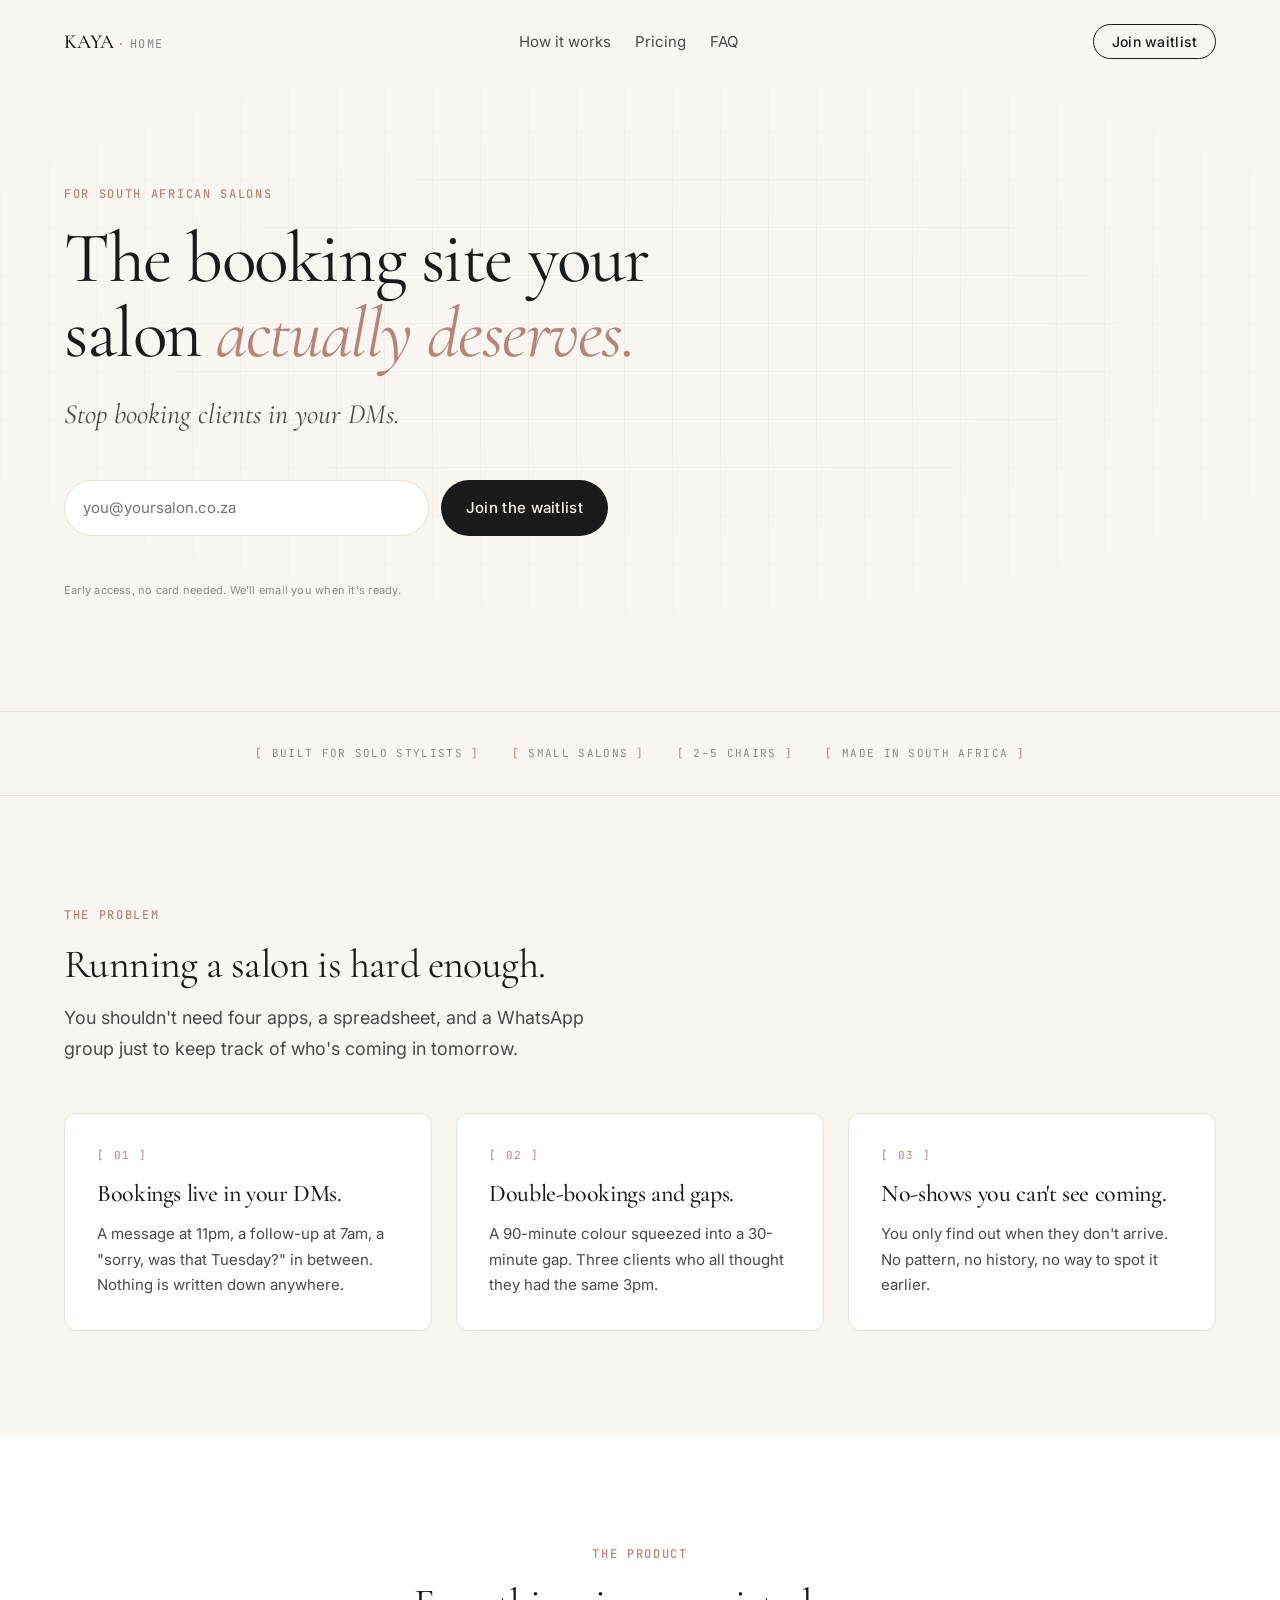
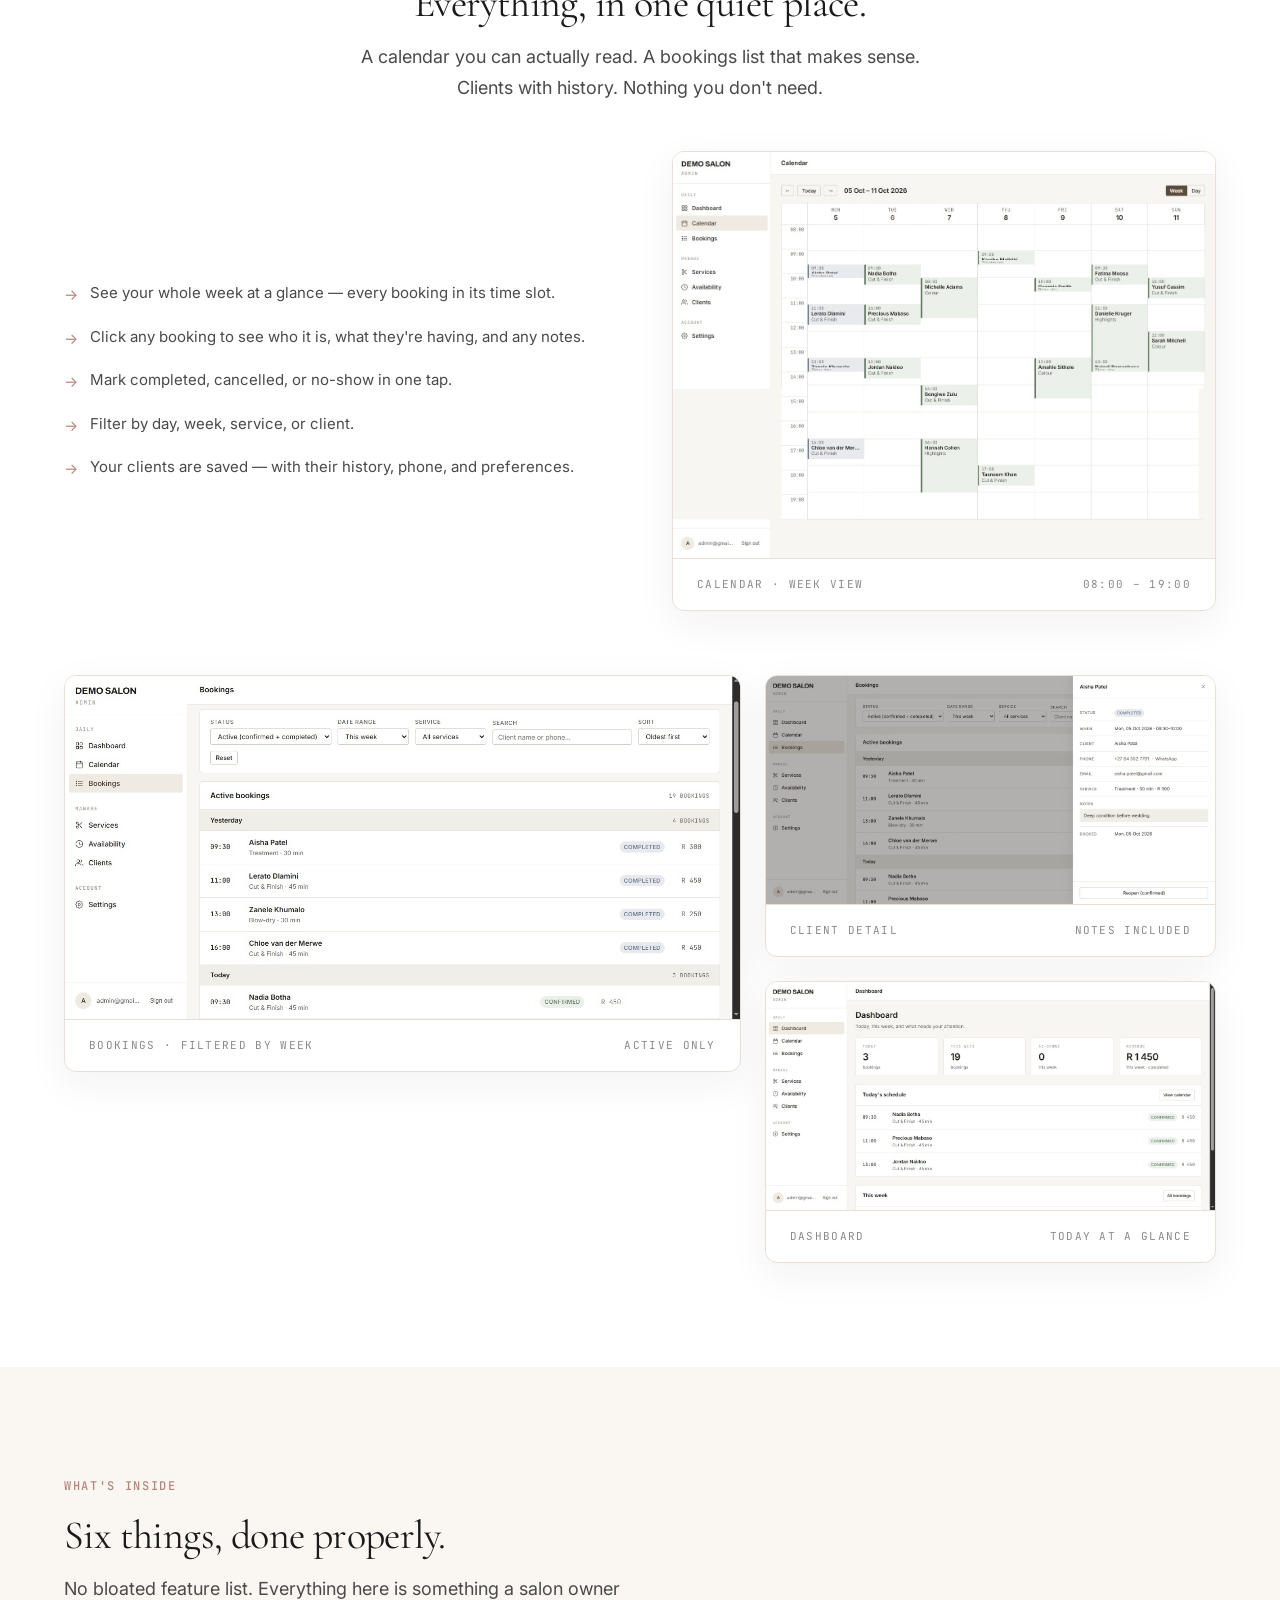
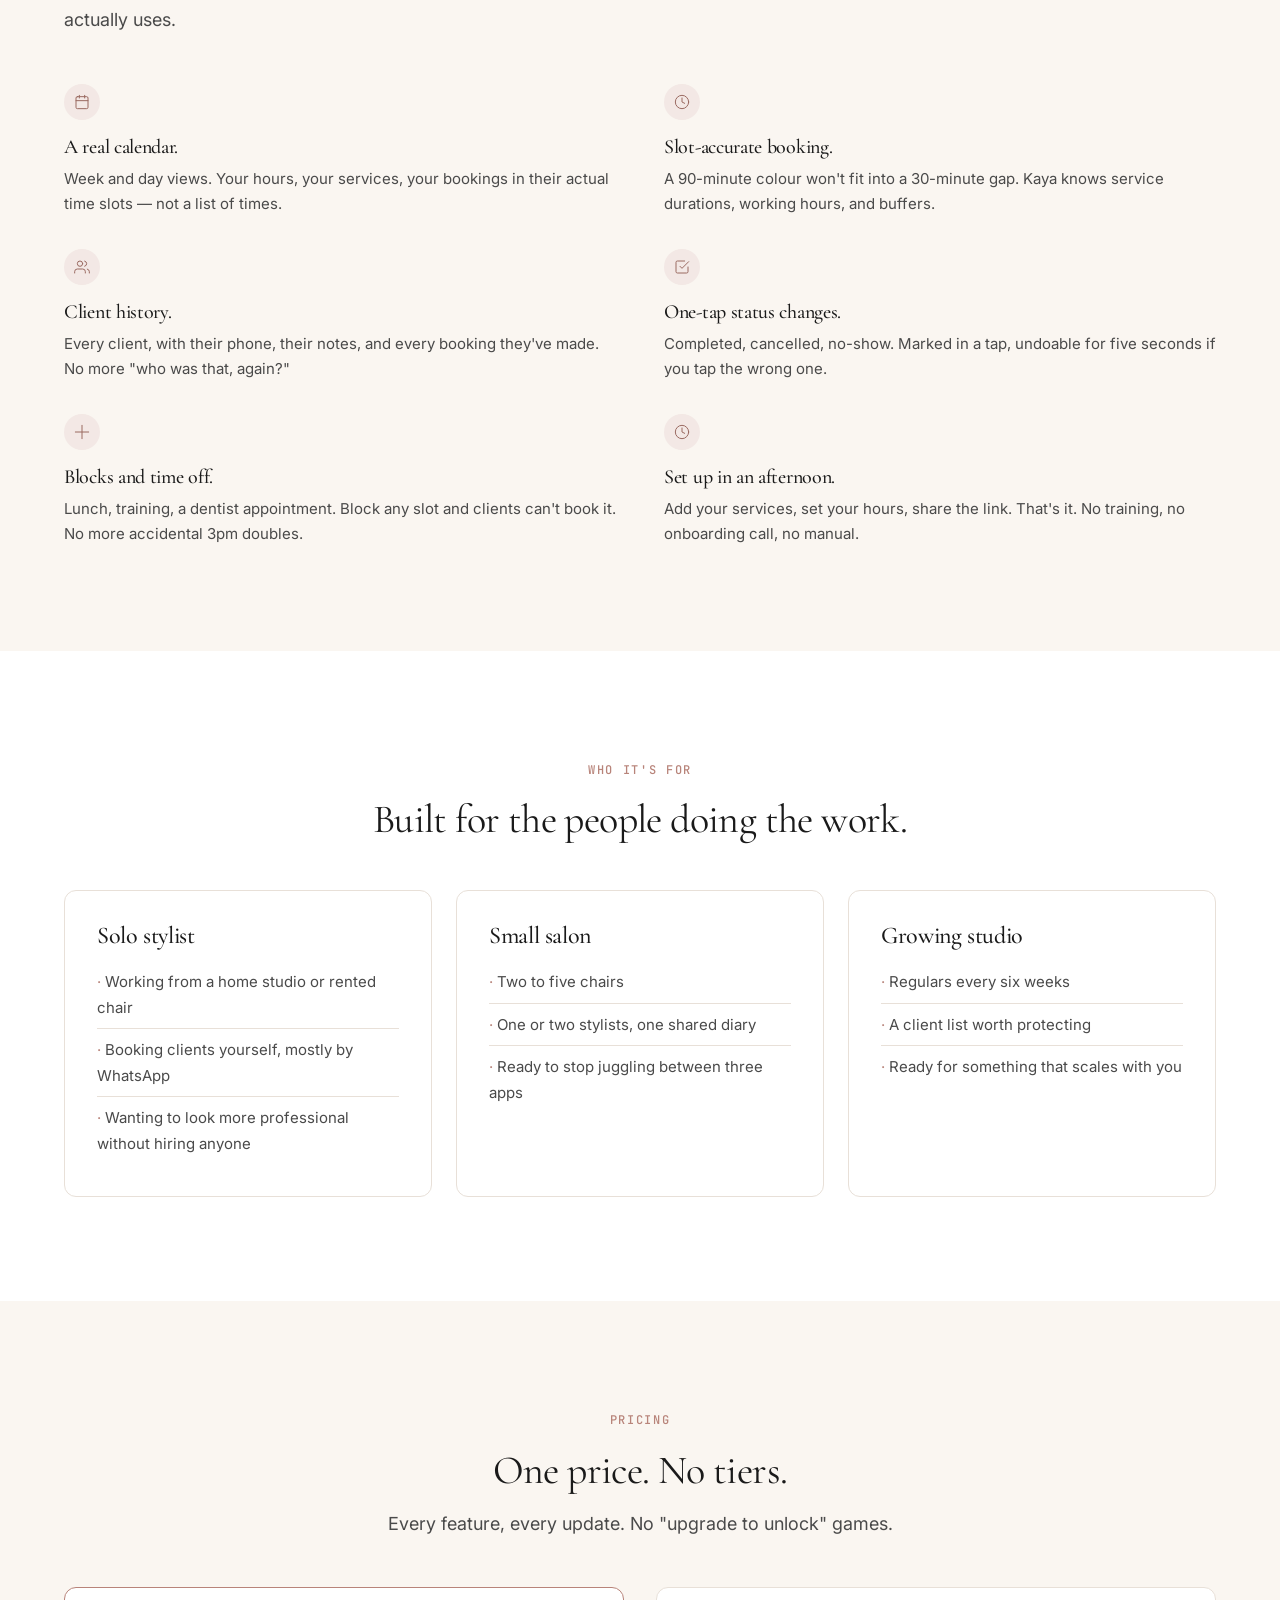
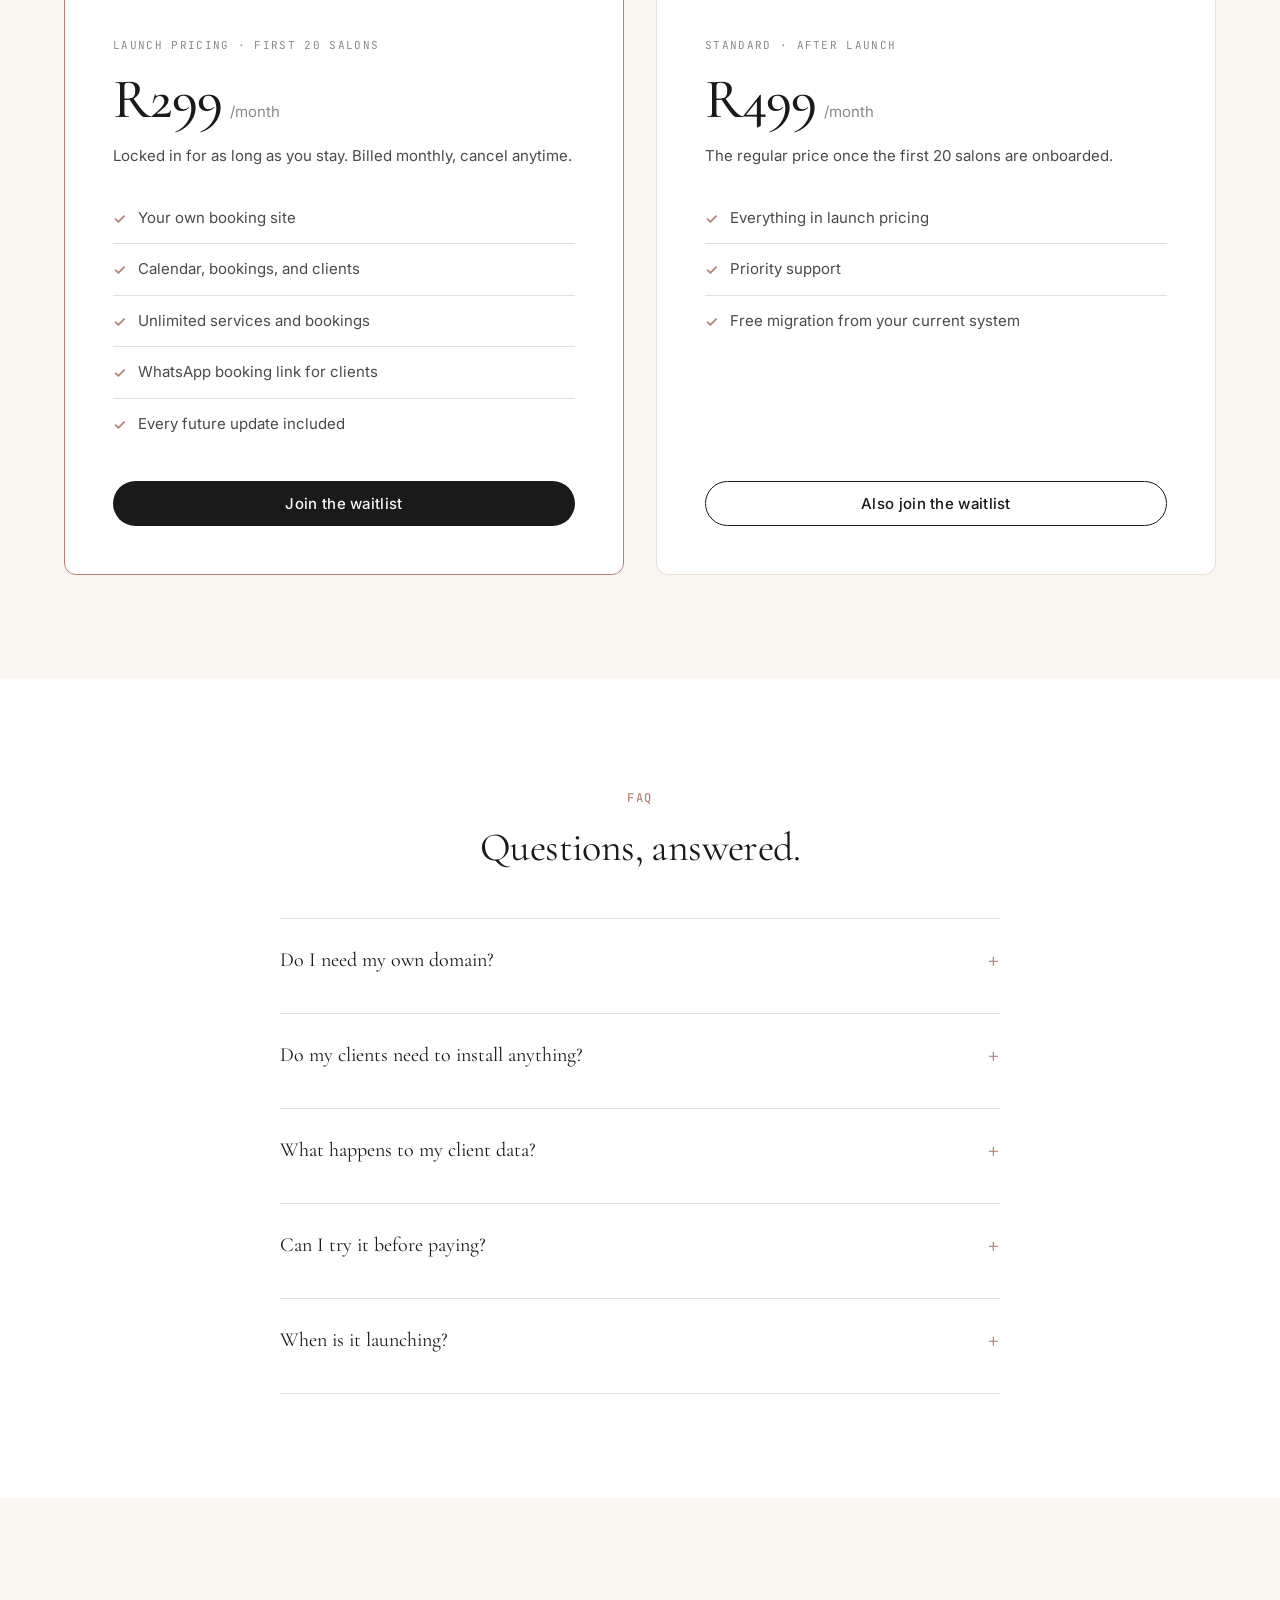
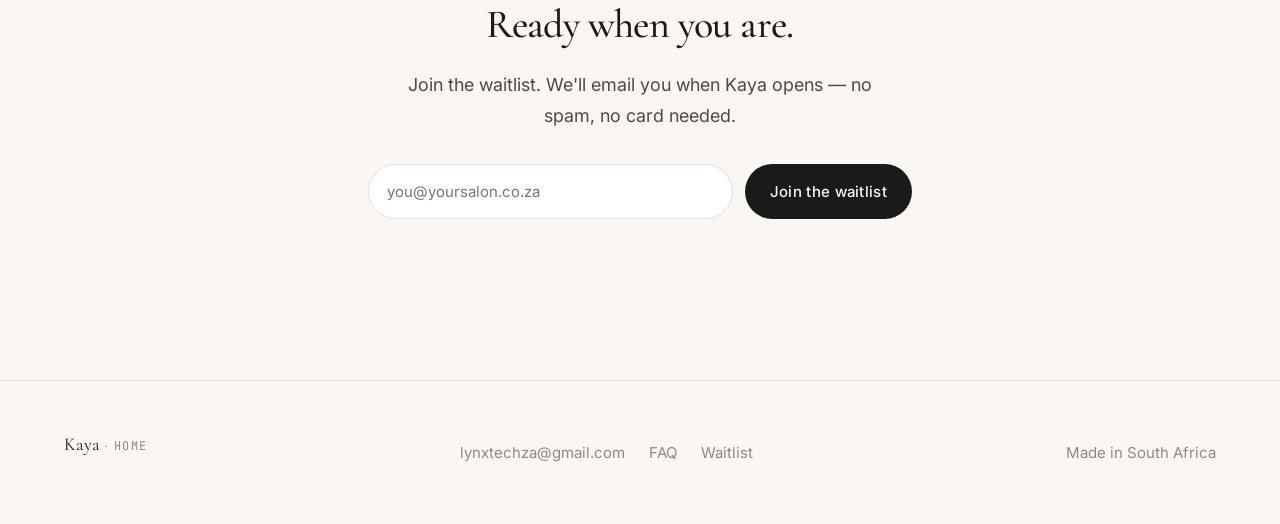
<file: index.html>
<!DOCTYPE html>
<html lang="en-ZA">
<head>
  <meta charset="UTF-8">
  <meta name="viewport" content="width=device-width, initial-scale=1">

  <title>Kaya — The booking site your salon actually deserves</title>
  <meta name="description" content="Kaya brings your bookings, clients, and calendar into one quiet place. Built for South African salons. Join the waitlist for early access.">

  <link rel="canonical" href="https://kaya-za.netlify.app/">

  <!-- Favicons -->
  <link rel="icon" href="/assets/img/favicon.svg" type="image/svg+xml">
  <link rel="icon" href="/assets/img/favicon.ico" sizes="any">
  <link rel="apple-touch-icon" href="/assets/img/apple-touch-icon.png">
  <link rel="manifest" href="/manifest.webmanifest">
  <meta name="theme-color" content="#FAF6F1">

  <!-- Open Graph -->
  <meta property="og:type" content="website">
  <meta property="og:url" content="https://kaya-za.netlify.app/">
  <meta property="og:title" content="Kaya — The booking site your salon actually deserves">
  <meta property="og:description" content="Kaya brings your bookings, clients, and calendar into one quiet place. Built for South African salons.">
  <meta property="og:image" content="https://kaya-za.netlify.app/assets/img/og-image.png">
  <meta property="og:image:width" content="1200">
  <meta property="og:image:height" content="630">
  <meta property="og:image:alt" content="Kaya — The booking site your salon actually deserves.">
  <meta property="og:locale" content="en_ZA">
  <meta property="og:site_name" content="Kaya">

  <!-- Twitter card -->
  <meta name="twitter:card" content="summary_large_image">
  <meta name="twitter:title" content="Kaya — The booking site your salon actually deserves">
  <meta name="twitter:description" content="Kaya brings your bookings, clients, and calendar into one quiet place. Built for South African salons.">
  <meta name="twitter:image" content="https://kaya-za.netlify.app/assets/img/og-image.png">
  <meta name="twitter:image:alt" content="Kaya — The booking site your salon actually deserves.">

  <!-- Fonts -->
  <link rel="preconnect" href="https://fonts.googleapis.com">
  <link rel="preconnect" href="https://fonts.gstatic.com" crossorigin>
  <link rel="preconnect" href="https://ifwpchqbavzkhvhslbbh.supabase.co">
  <link href="https://fonts.googleapis.com/css2?family=Cormorant+Garamond:ital,wght@0,400;0,500;0,600;1,400;1,500&family=Inter:wght@400;500;600&family=JetBrains+Mono:wght@400;500&display=swap" rel="stylesheet">

  <!-- Styles -->
  <link rel="stylesheet" href="/assets/css/tokens.css">
  <link rel="stylesheet" href="/assets/css/base.css">
  <link rel="stylesheet" href="/assets/css/components.css">
  <link rel="stylesheet" href="/assets/css/landing.css">

  <!-- Structured data -->
  <script type="application/ld+json">
  {
    "@context": "https://schema.org",
    "@type": "SoftwareApplication",
    "name": "Kaya",
    "description": "A booking system for South African salons. Calendar, bookings, and clients in one place.",
    "applicationCategory": "BusinessApplication",
    "operatingSystem": "Web",
    "url": "https://kaya-za.netlify.app/",
    "image": "https://kaya-za.netlify.app/img/og-image.png",
    "inLanguage": "en-ZA",
    "offers": [
      {
        "@type": "Offer",
        "name": "Launch pricing",
        "price": "299",
        "priceCurrency": "ZAR",
        "description": "Monthly subscription for the first 20 salons."
      },
      {
        "@type": "Offer",
        "name": "Standard pricing",
        "price": "499",
        "priceCurrency": "ZAR",
        "description": "Standard monthly subscription after launch."
      }
    ],
    "publisher": {
      "@type": "Organization",
      "name": "Kaya",
      "url": "https://kaya-za.netlify.app/",
      "logo": "https://kaya-za.netlify.app/assets/img/icon-512.png"
    }
  }
  </script>
</head>
<body>

  <a class="skip-link" href="#main">Skip to content</a>

  <!-- NAV -->
  <header class="nav">
    <div class="container nav-inner">
      <a href="/" class="nav-brand">KAYA <span>·</span> <em>home</em></a>
      <nav class="nav-links" aria-label="Primary">
        <a href="#how">How it works</a>
        <a href="#pricing">Pricing</a>
        <a href="#faq">FAQ</a>
      </nav>
      <a href="#waitlist" class="btn btn-ghost" style="padding: 0.6rem 1.1rem; font-size: 0.875rem;">Join waitlist</a>
    </div>
  </header>

  <main id="main">

    <!-- HERO -->
    <section class="hero">
      <div class="container">
        <div class="hero-inner">
          <p class="eyebrow">For South African salons</p>
          <h1 class="hero-title">
            The booking site your salon <em>actually deserves.</em>
          </h1>
          <p class="hero-sub">Stop booking clients in your DMs.</p>

          <form class="hero-form" data-waitlist-form data-source="hero" novalidate>
            <div class="form-row">
              <label class="visually-hidden" for="hero-email">Email</label>
              <input class="form-input" id="hero-email" name="email" type="email" placeholder="you@yoursalon.co.za" required>
              <button class="btn btn-primary" type="submit">Join the waitlist</button>
            </div>
            <p class="form-message" role="status"></p>
            <p class="form-help">Early access, no card needed. We'll email you when it's ready.</p>
          </form>

        </div>
      </div>
    </section>

    <!-- TRUST STRIP -->
    <section class="trust">
      <div class="container trust-inner">
        <span class="trust-item">Built for solo stylists</span>
        <span class="trust-item">Small salons</span>
        <span class="trust-item">2–5 chairs</span>
        <span class="trust-item">Made in South Africa</span>
      </div>
    </section>

    <!-- PROBLEM -->
    <section class="section" id="how">
      <div class="container">
        <div class="section-head">
          <p class="eyebrow">The problem</p>
          <h2 class="section-title">Running a salon is hard enough.</h2>
          <p class="section-sub">You shouldn't need four apps, a spreadsheet, and a WhatsApp group just to keep track of who's coming in tomorrow.</p>
        </div>

        <div class="problem-grid">
          <div class="card">
            <p class="problem-num">[ 01 ]</p>
            <h3 class="problem-title">Bookings live in your DMs.</h3>
            <p class="problem-text">A message at 11pm, a follow-up at 7am, a "sorry, was that Tuesday?" in between. Nothing is written down anywhere.</p>
          </div>
          <div class="card">
            <p class="problem-num">[ 02 ]</p>
            <h3 class="problem-title">Double-bookings and gaps.</h3>
            <p class="problem-text">A 90-minute colour squeezed into a 30-minute gap. Three clients who all thought they had the same 3pm.</p>
          </div>
          <div class="card">
            <p class="problem-num">[ 03 ]</p>
            <h3 class="problem-title">No-shows you can't see coming.</h3>
            <p class="problem-text">You only find out when they don't arrive. No pattern, no history, no way to spot it earlier.</p>
          </div>
        </div>
      </div>
    </section>

    <!-- PRODUCT -->
    <section class="section section--alt">
      <div class="container">
        <div class="section-head section-head--center">
          <p class="eyebrow">The product</p>
          <h2 class="section-title">Everything, in one quiet place.</h2>
          <p class="section-sub">A calendar you can actually read. A bookings list that makes sense. Clients with history. Nothing you don't need.</p>
        </div>

        <div class="shots-intro">
          <div class="shots-meta">
            <div class="shots-meta-item">See your whole week at a glance — every booking in its time slot.</div>
            <div class="shots-meta-item">Click any booking to see who it is, what they're having, and any notes.</div>
            <div class="shots-meta-item">Mark completed, cancelled, or no-show in one tap.</div>
            <div class="shots-meta-item">Filter by day, week, service, or client.</div>
            <div class="shots-meta-item">Your clients are saved — with their history, phone, and preferences.</div>
          </div>
          <div class="shot-frame">
            <!-- Replace with: <img src="/assets/img/shot-calendar.png" alt="Kaya calendar view"> -->
            <img src="/assets/img/calender.webp" alt="Kaya calendar view">
            <div class="shot-caption">
              <span>Calendar · Week view</span>
              <span>08:00 – 19:00</span>
            </div>
          </div>
        </div>

        <div class="shots-grid">
          <div class="shot-frame">
            <!-- Replace with: <img src="/assets/img/shot-bookings.png" alt="Bookings list"> -->
            <img src="/assets/img/bookings.webp" alt="Booking list">
            <div class="shot-caption">
              <span>Bookings · Filtered by week</span>
              <span>Active only</span>
            </div>
          </div>

          <div class="shots-col">
            <div class="shot-frame">
              <!-- Replace with: <img src="/assets/img/shot-detail.png" alt="Booking detail"> -->
              <img src="/assets/img/client.webp" alt="Booking detail">
              <div class="shot-caption">
                <span>Client detail</span>
                <span>Notes included</span>
              </div>
            </div>

            <div class="shot-frame">
              <!-- Replace with: <img src="/assets/img/shot-dashboard.png" alt="Dashboard"> -->
              <img src="/assets/img/dashboard.webp" alt="Dashboard">
              <div class="shot-caption">
                <span>Dashboard</span>
                <span>Today at a glance</span>
              </div>
            </div>
          </div>
        </div>
      </div>
    </section>

    <!-- FEATURES -->
    <section class="section">
      <div class="container">
        <div class="section-head">
          <p class="eyebrow">What's inside</p>
          <h2 class="section-title">Six things, done properly.</h2>
          <p class="section-sub">No bloated feature list. Everything here is something a salon owner actually uses.</p>
        </div>

        <div class="feature-list">
          <div class="feature">
            <div class="feature-icon">
              <svg width="16" height="16" viewBox="0 0 24 24" fill="none" stroke="currentColor" stroke-width="1.5" stroke-linecap="round"><rect x="3" y="4" width="18" height="18" rx="2"/><line x1="16" y1="2" x2="16" y2="6"/><line x1="8" y1="2" x2="8" y2="6"/><line x1="3" y1="10" x2="21" y2="10"/></svg>
            </div>
            <h3 class="feature-title">A real calendar.</h3>
            <p class="feature-text">Week and day views. Your hours, your services, your bookings in their actual time slots — not a list of times.</p>
          </div>

          <div class="feature">
            <div class="feature-icon">
              <svg width="16" height="16" viewBox="0 0 24 24" fill="none" stroke="currentColor" stroke-width="1.5" stroke-linecap="round"><circle cx="12" cy="12" r="10"/><polyline points="12 6 12 12 16 14"/></svg>
            </div>
            <h3 class="feature-title">Slot-accurate booking.</h3>
            <p class="feature-text">A 90-minute colour won't fit into a 30-minute gap. Kaya knows service durations, working hours, and buffers.</p>
          </div>

          <div class="feature">
            <div class="feature-icon">
              <svg width="16" height="16" viewBox="0 0 24 24" fill="none" stroke="currentColor" stroke-width="1.5" stroke-linecap="round"><path d="M17 21v-2a4 4 0 0 0-4-4H5a4 4 0 0 0-4 4v2"/><circle cx="9" cy="7" r="4"/><path d="M23 21v-2a4 4 0 0 0-3-3.87"/><path d="M16 3.13a4 4 0 0 1 0 7.75"/></svg>
            </div>
            <h3 class="feature-title">Client history.</h3>
            <p class="feature-text">Every client, with their phone, their notes, and every booking they've made. No more "who was that, again?"</p>
          </div>

          <div class="feature">
            <div class="feature-icon">
              <svg width="16" height="16" viewBox="0 0 24 24" fill="none" stroke="currentColor" stroke-width="1.5" stroke-linecap="round"><path d="M9 11l3 3L22 4"/><path d="M21 12v7a2 2 0 0 1-2 2H5a2 2 0 0 1-2-2V5a2 2 0 0 1 2-2h11"/></svg>
            </div>
            <h3 class="feature-title">One-tap status changes.</h3>
            <p class="feature-text">Completed, cancelled, no-show. Marked in a tap, undoable for five seconds if you tap the wrong one.</p>
          </div>

          <div class="feature">
            <div class="feature-icon">
              <svg width="16" height="16" viewBox="0 0 24 24" fill="none" stroke="currentColor" stroke-width="1.5" stroke-linecap="round"><path d="M12 2v20M2 12h20"/></svg>
            </div>
            <h3 class="feature-title">Blocks and time off.</h3>
            <p class="feature-text">Lunch, training, a dentist appointment. Block any slot and clients can't book it. No more accidental 3pm doubles.</p>
          </div>

          <div class="feature">
            <div class="feature-icon">
              <svg width="16" height="16" viewBox="0 0 24 24" fill="none" stroke="currentColor" stroke-width="1.5" stroke-linecap="round"><circle cx="12" cy="12" r="10"/><path d="M12 6v6l4 2"/></svg>
            </div>
            <h3 class="feature-title">Set up in an afternoon.</h3>
            <p class="feature-text">Add your services, set your hours, share the link. That's it. No training, no onboarding call, no manual.</p>
          </div>
        </div>
      </div>
    </section>

    <!-- WHO IT'S FOR -->
    <section class="section section--alt">
      <div class="container">
        <div class="section-head section-head--center">
          <p class="eyebrow">Who it's for</p>
          <h2 class="section-title">Built for the people doing the work.</h2>
        </div>

        <div class="for-who">
          <div class="who-card">
            <h3 class="who-title">Solo stylist</h3>
            <ul class="who-list">
              <li>Working from a home studio or rented chair</li>
              <li>Booking clients yourself, mostly by WhatsApp</li>
              <li>Wanting to look more professional without hiring anyone</li>
            </ul>
          </div>
          <div class="who-card">
            <h3 class="who-title">Small salon</h3>
            <ul class="who-list">
              <li>Two to five chairs</li>
              <li>One or two stylists, one shared diary</li>
              <li>Ready to stop juggling between three apps</li>
            </ul>
          </div>
          <div class="who-card">
            <h3 class="who-title">Growing studio</h3>
            <ul class="who-list">
              <li>Regulars every six weeks</li>
              <li>A client list worth protecting</li>
              <li>Ready for something that scales with you</li>
            </ul>
          </div>
        </div>
      </div>
    </section>

    <!-- PRICING -->
    <section class="section" id="pricing">
      <div class="container">
        <div class="section-head section-head--center">
          <p class="eyebrow">Pricing</p>
          <h2 class="section-title">One price. No tiers.</h2>
          <p class="section-sub">Every feature, every update. No "upgrade to unlock" games.</p>
        </div>

        <div class="pricing">
          <div class="price-card price-card--featured">
            <p class="price-label">Launch pricing · first 20 salons</p>
            <p class="price-amount">R299<small>/month</small></p>
            <p class="price-note">Locked in for as long as you stay. Billed monthly, cancel anytime.</p>
            <ul class="price-list">
              <li>Your own booking site</li>
              <li>Calendar, bookings, and clients</li>
              <li>Unlimited services and bookings</li>
              <li>WhatsApp booking link for clients</li>
              <li>Every future update included</li>
            </ul>
            <a href="#waitlist" class="btn btn-primary btn-block">Join the waitlist</a>
          </div>

          <div class="price-card">
            <p class="price-label">Standard · after launch</p>
            <p class="price-amount">R499<small>/month</small></p>
            <p class="price-note">The regular price once the first 20 salons are onboarded.</p>
            <ul class="price-list">
              <li>Everything in launch pricing</li>
              <li>Priority support</li>
              <li>Free migration from your current system</li>
            </ul>
            <a href="#waitlist" class="btn btn-ghost btn-block">Also join the waitlist</a>
          </div>
        </div>
      </div>
    </section>

    <!-- FAQ -->
    <section class="section section--alt" id="faq">
      <div class="container">
        <div class="section-head section-head--center">
          <p class="eyebrow">FAQ</p>
          <h2 class="section-title">Questions, answered.</h2>
        </div>

        <div class="faq-list">
          <details class="faq-item">
            <summary class="faq-q">Do I need my own domain?</summary>
            <p class="faq-a">No. You get a free address to share — like <em>yoursalon.vercel.app</em>. If you already have a domain, we can point it at your Kaya page, but it's optional.</p>
          </details>

          <details class="faq-item">
            <summary class="faq-q">Do my clients need to install anything?</summary>
            <p class="faq-a">No. They open the link, pick a service, pick a time, enter their name and number. No app, no account, no password.</p>
          </details>

          <details class="faq-item">
            <summary class="faq-q">What happens to my client data?</summary>
            <p class="faq-a">It's yours. You can export it at any time. If you leave Kaya, we don't hold it hostage — you get a full CSV of every client and every booking.</p>
          </details>

          <details class="faq-item">
            <summary class="faq-q">Can I try it before paying?</summary>
            <p class="faq-a">Yes. Every salon that joins the waitlist gets a 30-day free trial once we open the doors. No card needed to start.</p>
          </details>

          <details class="faq-item">
            <summary class="faq-q">When is it launching?</summary>
            <p class="faq-a">We're onboarding the first 20 salons in the coming months. The waitlist is first-come, first-served. Join and we'll email you when it's your turn.</p>
          </details>
        </div>
      </div>
    </section>

    <!-- FINAL CTA -->
    <section class="final-cta" id="waitlist">
      <div class="container">
        <h2>Ready when you are.</h2>
        <p>Join the waitlist. We'll email you when Kaya opens — no spam, no card needed.</p>

        <form class="final-cta-form" data-waitlist-form data-source="final-cta" novalidate>
          <div class="form-row">
            <label class="visually-hidden" for="final-email">Email</label>
            <input class="form-input" id="final-email" name="email" type="email" placeholder="you@yoursalon.co.za" required>
            <button class="btn btn-primary" type="submit">Join the waitlist</button>
          </div>
          <p class="form-message" role="status"></p>
        </form>

        <div class="waitlist-success">
          <h3>You're on the list.</h3>
          <p>We'll be in touch soon.</p>
        </div>
      </div>
    </section>

  </main>

  <!-- FOOTER -->
  <footer class="site-footer">
    <div class="container footer-inner">
      <p class="footer-brand">Kaya <span style="color: var(--rose);">·</span> <em>home</em></p>
      <div class="footer-links">
        <a href="mailto:lynxtechza@gmail.com">lynxtechza@gmail.com</a>
        <a href="#faq">FAQ</a>
        <a href="#waitlist">Waitlist</a>
      </div>
      <p>Made in South Africa</p>
    </div>
  </footer>

  <script type="module" src="/assets/js/main.js"></script>
</body>
</html>
</file>
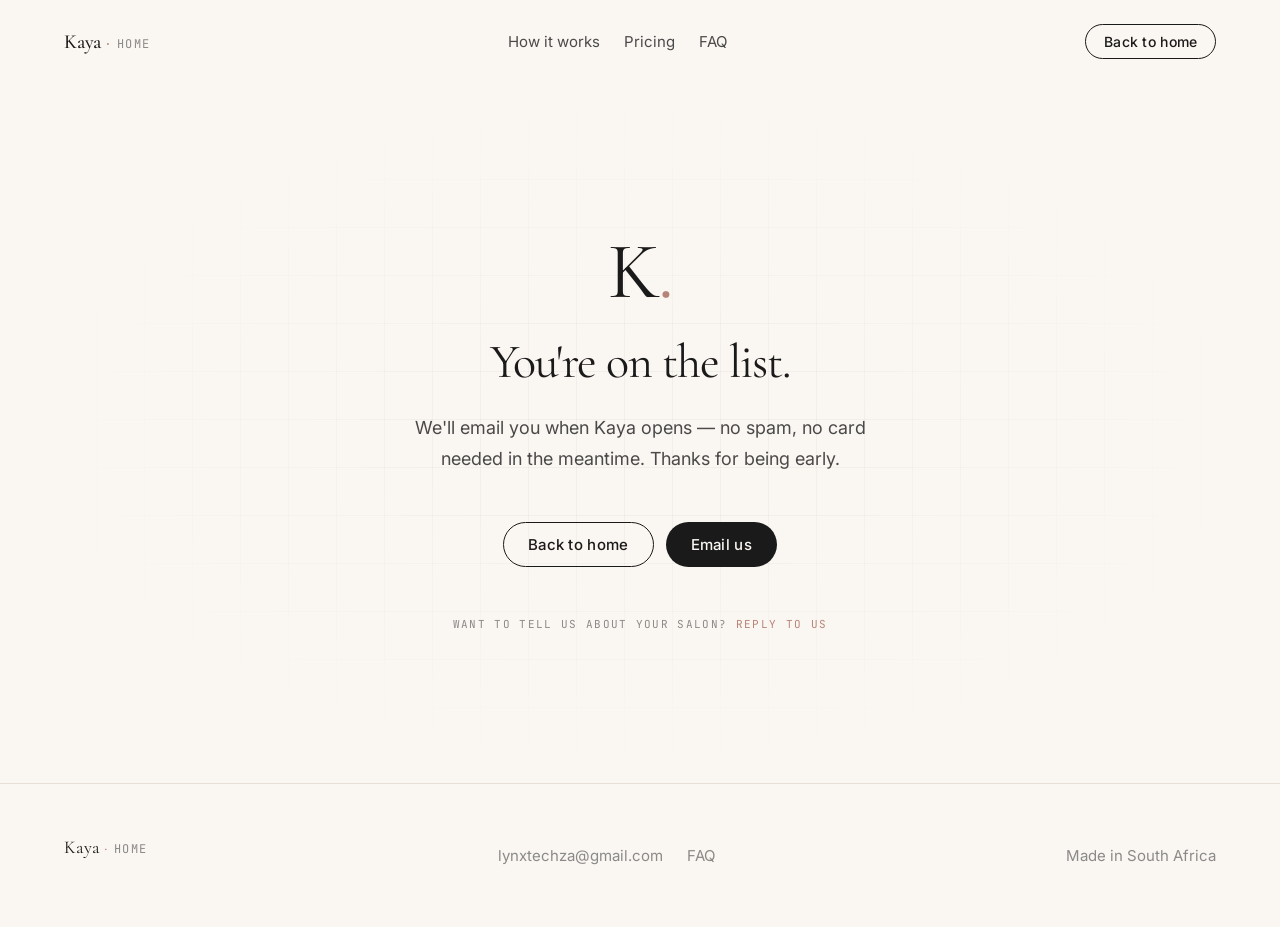
<file: thanks.html>
<!DOCTYPE html>
<html lang="en-ZA">
<head>
  <meta charset="UTF-8">
  <meta name="viewport" content="width=device-width, initial-scale=1">
  <title>You're on the list — Kaya</title>
  <meta name="description" content="Thanks for joining the Kaya waitlist. We'll be in touch.">
  <meta name="robots" content="noindex">

  <link rel="canonical" href="https://kaya.co.za/thanks.html">

  <link rel="icon" href="/assets/img/favicon.svg" type="image/svg+xml">
  <link rel="icon" href="/assets/img/favicon.ico" sizes="any">
  <link rel="apple-touch-icon" href="/assets/img/apple-touch-icon.png">
  <meta name="theme-color" content="#FAF6F1">

  <link rel="preconnect" href="https://fonts.googleapis.com">
  <link rel="preconnect" href="https://fonts.gstatic.com" crossorigin>
  <link href="https://fonts.googleapis.com/css2?family=Cormorant+Garamond:ital,wght@0,400;0,500;0,600;1,400;1,500&family=Inter:wght@400;500;600&family=JetBrains+Mono:wght@400;500&display=swap" rel="stylesheet">

  <link rel="stylesheet" href="/assets/css/tokens.css">
  <link rel="stylesheet" href="/assets/css/base.css">
  <link rel="stylesheet" href="/assets/css/components.css">
  <link rel="stylesheet" href="/assets/css/landing.css">

  <style>
    /* Page-specific: centre everything, give it room to breathe */
    .thanks-main {
      min-height: calc(100vh - 200px);
      display: grid;
      place-items: center;
      padding: var(--section-y) var(--gutter);
      text-align: center;
      position: relative;
    }

    .thanks-main::before {
      content: "";
      position: absolute;
      inset: 0;
      background-image:
        linear-gradient(to right, rgba(26,26,26,0.035) 1px, transparent 1px),
        linear-gradient(to bottom, rgba(26,26,26,0.035) 1px, transparent 1px);
      background-size: 48px 48px;
      mask-image: radial-gradient(ellipse 60% 60% at 50% 50%, black 20%, transparent 80%);
      -webkit-mask-image: radial-gradient(ellipse 60% 60% at 50% 50%, black 20%, transparent 80%);
      pointer-events: none;
    }

    .thanks-inner {
      position: relative;
      max-width: 34rem;
    }

    .thanks-mark {
      display: inline-block;
      font-family: var(--font-display);
      font-size: 5rem;
      font-weight: var(--fw-regular);
      line-height: 1;
      color: var(--ink);
      margin: 0 0 var(--sp-5);
      letter-spacing: -0.02em;
    }

    .thanks-mark span { color: var(--rose); }

    .thanks-title {
      font-family: var(--font-display);
      font-size: clamp(2rem, 5vw, 3rem);
      font-weight: var(--fw-regular);
      line-height: 1.1;
      letter-spacing: -0.02em;
      margin: 0 0 var(--sp-5);
    }

    .thanks-title em { font-style: italic; color: var(--rose); }

    .thanks-body {
      font-size: var(--fs-lead);
      color: var(--ink-soft);
      margin: 0 auto var(--sp-7);
      max-width: 44ch;
    }

    .thanks-actions {
      display: flex;
      gap: var(--sp-3);
      justify-content: center;
      flex-wrap: wrap;
    }

    .thanks-note {
      font-family: var(--font-mono);
      font-size: var(--fs-meta);
      letter-spacing: var(--ls-mono);
      text-transform: uppercase;
      color: var(--ink-muted);
      margin: var(--sp-7) 0 0;
    }

    .thanks-note a {
      color: var(--rose);
      border-bottom: 1px solid transparent;
      transition: border-color var(--t-fast);
    }
    .thanks-note a:hover { border-bottom-color: var(--rose); }
  </style>
</head>
<body>

  <header class="nav">
    <div class="container nav-inner">
      <a href="/" class="nav-brand">Kaya <span>·</span> <em>home</em></a>
      <nav class="nav-links" aria-label="Primary">
        <a href="/#how">How it works</a>
        <a href="/#pricing">Pricing</a>
        <a href="/#faq">FAQ</a>
      </nav>
      <a href="/" class="btn btn-ghost" style="padding: 0.6rem 1.1rem; font-size: 0.875rem;">Back to home</a>
    </div>
  </header>

  <main class="thanks-main" id="main">
    <div class="thanks-inner">
      <p class="thanks-mark">K<span>.</span></p>

      <h1 class="thanks-title">
        You're on the list.
      </h1>

      <p class="thanks-body">
        We'll email you when Kaya opens — no spam, no card needed in the meantime. Thanks for being early.
      </p>

      <div class="thanks-actions">
        <a href="/" class="btn btn-ghost">Back to home</a>
        <a href="mailto:lynxtechza@gmail.com" class="btn btn-primary">Email us</a>
      </div>

      <p class="thanks-note">
        Want to tell us about your salon? <a href="mailto:lynxtechza@gmail.com?subject=About%20my%20salon">Reply to us</a>
      </p>
    </div>
  </main>

  <footer class="site-footer">
    <div class="container footer-inner">
      <p class="footer-brand">Kaya <span style="color: var(--rose);">·</span> <em>home</em></p>
      <div class="footer-links">
        <a href="mailto:lynxtechza@gmail.com">lynxtechza@gmail.com</a>
        <a href="/#faq">FAQ</a>
      </div>
      <p>Made in South Africa</p>
    </div>
  </footer>

</body>
</html>
</file>
<file: assets/css/tokens.css>
/* ==========================================================================
   tokens.css — Kaya landing page design tokens.
   Palette: ink / cream / rose.
   Type: Cormorant Garamond · Inter · JetBrains Mono.
   ========================================================================== */

:root {

  /* --- Colour ------------------------------------------------------------ */
  --ink:        #1A1A1A;
  --ink-soft:   #4A4A4A;
  --ink-muted:  #8A8A8A;

  --cream:      #FAF6F1;
  --white:      #FFFFFF;
  --line:       #E8E0D8;

  --rose:       #B8847A;
  --rose-dark:  #9A6A61;
  --rose-soft:  #F3E8E5;

  --error:      #B8514A;

  /* --- Type -------------------------------------------------------------- */
  --font-display: 'Cormorant Garamond', 'Iowan Old Style', Georgia, serif;
  --font-sans:    'Inter', -apple-system, BlinkMacSystemFont, 'Segoe UI', sans-serif;
  --font-mono:    'JetBrains Mono', ui-monospace, 'SF Mono', Menlo, monospace;

  --fs-hero:    clamp(2.5rem, 7vw, 4.5rem);
  --fs-page:    clamp(2rem, 5vw, 3.25rem);
  --fs-section: clamp(1.75rem, 4vw, 2.5rem);
  --fs-lead:    clamp(1rem, 1.8vw, 1.125rem);
  --fs-body:    1rem;
  --fs-sm:      0.9375rem;
  --fs-eyebrow: 0.75rem;
  --fs-meta:    0.6875rem;

  --lh-tight: 1.1;
  --lh-snug:  1.25;
  --lh-body:  1.7;

  --fw-regular: 400;
  --fw-medium:  500;
  --fw-semi:    600;
  --fw-bold:    700;

  --ls-tight:   -0.015em;
  --ls-normal:  0;
  --ls-eyebrow: 0.14em;
  --ls-mono:    0.12em;

  /* --- Spacing ----------------------------------------------------------- */
  --sp-1:  0.25rem;
  --sp-2:  0.5rem;
  --sp-3:  0.75rem;
  --sp-4:  1rem;
  --sp-5:  1.5rem;
  --sp-6:  2rem;
  --sp-7:  3rem;
  --sp-8:  4rem;
  --sp-9:  6rem;

  --section-y: clamp(3.5rem, 9vw, 6.5rem);

  /* --- Layout ------------------------------------------------------------ */
  --max-w:       1216px;
  --max-w-tight: 720px;
  --gutter:      clamp(1.25rem, 3vw, 2rem);

  /* --- Radii / borders --------------------------------------------------- */
  --r-sm:   4px;
  --r-md:   8px;
  --r-lg:   12px;
  --r-pill: 999px;

  --b-hairline: 1px solid var(--line);

  /* --- Motion ------------------------------------------------------------ */
  --t-fast: 120ms ease;
  --t-base: 220ms ease;
}
</file>
<file: assets/css/base.css>
/* ==========================================================================
   base.css — Kaya landing reset + typography + layout primitives.
   ========================================================================== */

*, *::before, *::after { box-sizing: border-box; }

html { -webkit-text-size-adjust: 100%; scroll-behavior: smooth; }
@media (prefers-reduced-motion: reduce) { html { scroll-behavior: auto; } }

body {
  margin: 0;
  font-family: var(--font-sans);
  font-size: var(--fs-body);
  line-height: var(--lh-body);
  color: var(--ink);
  background: var(--cream);
  -webkit-font-smoothing: antialiased;
  -moz-osx-font-smoothing: grayscale;
}

img, picture, svg { display: block; max-width: 100%; height: auto; }

a { color: inherit; text-decoration: none; }

button, input, textarea, select { font: inherit; color: inherit; }

::selection { background: var(--rose-soft); color: var(--ink); }

/* --- Headings ---------------------------------------------------------- */

h1, h2, h3, h4 {
  font-family: var(--font-display);
  font-weight: var(--fw-medium);
  color: var(--ink);
  line-height: var(--lh-tight);
  letter-spacing: var(--ls-tight);
  margin: 0;
}

h1 { font-size: var(--fs-hero); font-weight: var(--fw-regular); }
h2 { font-size: var(--fs-section); }
h3 { font-size: 1.375rem; }
h4 { font-size: 1.125rem; }

p { margin: 0 0 var(--sp-4); }
p:last-child { margin-bottom: 0; }

/* --- Layout ------------------------------------------------------------ */

.container {
  width: 100%;
  max-width: var(--max-w);
  margin-inline: auto;
  padding-inline: var(--gutter);
}

.container--tight { max-width: var(--max-w-tight); }

.section { padding: var(--section-y) 0; }
.section--tight { padding: calc(var(--section-y) * 0.6) 0; }
.section--alt { background: var(--white); }

/* --- Accessibility ---------------------------------------------------- */

.skip-link { position: absolute; left: -9999px; }
.skip-link:focus {
  left: var(--sp-4);
  top: var(--sp-4);
  background: var(--white);
  padding: var(--sp-2) var(--sp-4);
  border-radius: var(--r-sm);
  z-index: 100;
}

.visually-hidden {
  position: absolute;
  width: 1px;
  height: 1px;
  padding: 0;
  margin: -1px;
  overflow: hidden;
  clip: rect(0 0 0 0);
  white-space: nowrap;
  border: 0;
}
</file>
<file: assets/css/components.css>
/* ==========================================================================
   components.css — Kaya buttons, forms, cards, eyebrows.
   ========================================================================== */

/* --- Eyebrow ------------------------------------------------------------ */

.eyebrow {
  display: inline-block;
  font-family: var(--font-mono);
  font-size: var(--fs-eyebrow);
  font-weight: var(--fw-medium);
  letter-spacing: var(--ls-eyebrow);
  text-transform: uppercase;
  color: var(--rose);
  margin: 0 0 var(--sp-4);
}

/* --- Buttons ------------------------------------------------------------ */

.btn {
  display: inline-flex;
  align-items: center;
  justify-content: center;
  gap: var(--sp-2);
  padding: 0.875rem 1.5rem;
  border: 1px solid transparent;
  border-radius: var(--r-pill);
  font-family: var(--font-sans);
  font-size: var(--fs-sm);
  font-weight: var(--fw-medium);
  letter-spacing: 0.02em;
  line-height: 1;
  cursor: pointer;
  transition: background var(--t-fast), color var(--t-fast), border-color var(--t-fast);
  white-space: nowrap;
}

.btn-primary {
  background: var(--ink);
  color: var(--cream);
}
.btn-primary:hover { background: var(--rose-dark); color: var(--white); }

.btn-ghost {
  background: transparent;
  border-color: var(--ink);
  color: var(--ink);
}
.btn-ghost:hover { background: var(--ink); color: var(--cream); }

.btn-block { width: 100%; }

/* --- Forms ------------------------------------------------------------- */

.form-row {
  display: flex;
  gap: var(--sp-3);
  align-items: stretch;
  flex-wrap: wrap;
}

.form-input {
  flex: 1;
  min-width: 220px;
  padding: 0.875rem 1.125rem;
  background: var(--white);
  border: 1px solid var(--line);
  border-radius: var(--r-pill);
  font-family: inherit;
  font-size: var(--fs-sm);
  transition: border-color var(--t-fast), box-shadow var(--t-fast);
}

.form-input:focus {
  outline: none;
  border-color: var(--rose);
  box-shadow: 0 0 0 3px var(--rose-soft);
}

.form-help {
  font-size: var(--fs-meta);
  color: var(--ink-muted);
  margin: var(--sp-3) 0 0;
  letter-spacing: 0.02em;
}

.form-message {
  font-size: var(--fs-sm);
  margin: var(--sp-3) 0 0;
  min-height: 1.4em;
}
.form-message.is-error   { color: var(--error); }
.form-message.is-success { color: var(--rose-dark); }

/* --- Cards ------------------------------------------------------------- */

.card {
  background: var(--white);
  border: 1px solid var(--line);
  border-radius: var(--r-lg);
  padding: var(--sp-6);
  transition: border-color var(--t-fast);
}
.card:hover { border-color: var(--rose); }

/* --- Success state ---------------------------------------------------- */

.waitlist-success {
  display: none;
  padding: var(--sp-6) var(--sp-5);
  background: var(--rose-soft);
  border-radius: var(--r-lg);
  text-align: center;
}

.waitlist-success.is-visible { display: block; }

.waitlist-success h3 {
  font-family: var(--font-display);
  font-size: 1.5rem;
  margin: 0 0 var(--sp-2);
}

.waitlist-success p {
  color: var(--ink-soft);
  font-size: var(--fs-sm);
  margin: 0;
}
</file>
<file: assets/css/landing.css>
/* ==========================================================================
   landing.css — Kaya landing page layout.
   ========================================================================== */

/* --- Nav --------------------------------------------------------------- */

.nav {
  padding: var(--sp-5) 0;
  background: var(--cream);
  position: sticky;
  top: 0;
  z-index: 50;
}

.nav-inner {
  display: flex;
  align-items: center;
  justify-content: space-between;
  gap: var(--sp-5);
}

.nav-brand {
  font-family: var(--font-display);
  font-size: 1.25rem;
  font-weight: var(--fw-medium);
  letter-spacing: -0.01em;
  color: var(--ink);
}
.nav-brand span { color: var(--rose); }

.nav-brand em,
.footer-brand em {
  font-family: var(--font-mono);
  font-style: normal;
  font-size: 0.75rem;
  letter-spacing: var(--ls-mono);
  text-transform: uppercase;
  color: var(--ink-muted);
  font-weight: var(--fw-regular);
  margin-left: 2px;
}

.nav-links {
  display: flex;
  gap: var(--sp-5);
  font-size: var(--fs-sm);
  color: var(--ink-soft);
}
.nav-links a:hover { color: var(--ink); }

@media (max-width: 700px) {
  .nav-links { display: none; }
}

/* --- Hero ------------------------------------------------------------- */

.hero {
  padding: clamp(3rem, 8vw, 6rem) 0 clamp(4rem, 10vw, 7rem);
  position: relative;
}

.hero::before {
  content: "";
  position: absolute;
  inset: 0;
  background-image:
    linear-gradient(to right, rgba(26,26,26,0.035) 1px, transparent 1px),
    linear-gradient(to bottom, rgba(26,26,26,0.035) 1px, transparent 1px);
  background-size: 48px 48px;
  mask-image: radial-gradient(ellipse 80% 60% at 50% 40%, black 30%, transparent 90%);
  -webkit-mask-image: radial-gradient(ellipse 80% 60% at 50% 40%, black 30%, transparent 90%);
  pointer-events: none;
  z-index: 0;
}

.hero > .container { position: relative; z-index: 1; }

.hero-inner { max-width: 44rem; }

.hero-title {
  font-family: var(--font-display);
  font-size: var(--fs-hero);
  font-weight: var(--fw-regular);
  line-height: 1.05;
  letter-spacing: -0.02em;
  margin: 0 0 var(--sp-5);
}

.hero-title em {
  font-style: italic;
  color: var(--rose);
}

.hero-sub {
  font-family: var(--font-display);
  font-style: italic;
  font-size: clamp(1.25rem, 3vw, 1.75rem);
  color: var(--ink-soft);
  margin: 0 0 var(--sp-7);
  line-height: 1.3;
}

.hero-form { max-width: 34rem; }

/* --- Trust strip ------------------------------------------------------ */

.trust {
  padding: var(--sp-6) 0;
  border-top: var(--b-hairline);
  border-bottom: var(--b-hairline);
}

.trust-inner {
  display: flex;
  flex-wrap: wrap;
  gap: var(--sp-6);
  align-items: center;
  justify-content: center;
  font-family: var(--font-mono);
  font-size: var(--fs-meta);
  letter-spacing: var(--ls-mono);
  text-transform: uppercase;
  color: var(--ink-muted);
}

.trust-item { white-space: nowrap; }
.trust-item::before { content: "[ "; color: var(--rose); }
.trust-item::after  { content: " ]"; color: var(--rose); }

/* --- Section head ----------------------------------------------------- */

.section-head { max-width: 44rem; margin-bottom: var(--sp-7); }
.section-head--center { margin-inline: auto; text-align: center; }

.section-title {
  font-family: var(--font-display);
  font-size: var(--fs-section);
  font-weight: var(--fw-regular);
  line-height: 1.15;
  letter-spacing: -0.015em;
  margin: 0 0 var(--sp-4);
}

.section-title em { font-style: italic; }

.section-sub {
  font-size: var(--fs-lead);
  color: var(--ink-soft);
  margin: 0;
  max-width: 52ch;
}

.section-head--center .section-sub { margin-inline: auto; }

/* --- Problem ---------------------------------------------------------- */

.problem-grid {
  display: grid;
  grid-template-columns: repeat(3, 1fr);
  gap: var(--sp-5);
}

@media (max-width: 900px) {
  .problem-grid { grid-template-columns: 1fr; }
}

.problem-num {
  font-family: var(--font-mono);
  font-size: var(--fs-meta);
  letter-spacing: var(--ls-mono);
  color: var(--rose);
  margin: 0 0 var(--sp-4);
}

.problem-title {
  font-family: var(--font-display);
  font-size: 1.5rem;
  line-height: 1.2;
  margin: 0 0 var(--sp-3);
}

.problem-text {
  color: var(--ink-soft);
  font-size: var(--fs-sm);
  margin: 0;
}

/* --- Screenshots ------------------------------------------------------ */

.shots-intro {
  display: grid;
  grid-template-columns: 1fr 1fr;
  gap: var(--sp-8);
  align-items: center;
  margin-bottom: var(--sp-8);
}

@media (max-width: 900px) {
  .shots-intro { grid-template-columns: 1fr; gap: var(--sp-6); margin-bottom: var(--sp-6); }
}

.shots-meta {
  display: flex;
  flex-direction: column;
  gap: var(--sp-4);
}

.shots-meta-item {
  display: flex;
  align-items: flex-start;
  gap: var(--sp-3);
  font-size: var(--fs-sm);
  color: var(--ink-soft);
}

.shots-meta-item::before {
  content: "→";
  color: var(--rose);
  flex-shrink: 0;
  margin-top: 2px;
}

.shot-frame {
  background: var(--white);
  border: 1px solid var(--line);
  border-radius: var(--r-lg);
  overflow: hidden;
  box-shadow: 0 12px 40px rgba(26,26,26,0.06);
}

.shot-frame img { display: block; width: 100%; }

.shot-caption {
  padding: var(--sp-4) var(--sp-5);
  border-top: 1px solid var(--line);
  display: flex;
  justify-content: space-between;
  gap: var(--sp-4);
  align-items: center;
  font-family: var(--font-mono);
  font-size: var(--fs-meta);
  letter-spacing: var(--ls-mono);
  text-transform: uppercase;
  color: var(--ink-muted);
}

.shots-grid {
  display: grid;
  grid-template-columns: 1.5fr 1fr;
  gap: var(--sp-5);
  align-items: start;
}

.shots-col { display: flex; flex-direction: column; gap: var(--sp-5); }

@media (max-width: 900px) {
  .shots-grid { grid-template-columns: 1fr; }
}

/* --- Features --------------------------------------------------------- */

.feature-list {
  display: grid;
  grid-template-columns: repeat(2, 1fr);
  gap: var(--sp-6) var(--sp-7);
}

@media (max-width: 800px) {
  .feature-list { grid-template-columns: 1fr; gap: var(--sp-5); }
}

.feature {
  display: flex;
  flex-direction: column;
}

.feature-icon {
  width: 36px;
  height: 36px;
  border-radius: 50%;
  background: var(--rose-soft);
  display: grid;
  place-items: center;
  margin-bottom: var(--sp-4);
  color: var(--rose-dark);
}

.feature-title {
  font-family: var(--font-display);
  font-size: 1.25rem;
  margin: 0 0 var(--sp-2);
}

.feature-text {
  color: var(--ink-soft);
  font-size: var(--fs-sm);
  margin: 0;
}

/* --- For who --------------------------------------------------------- */

.for-who {
  display: grid;
  grid-template-columns: repeat(3, 1fr);
  gap: var(--sp-5);
}

@media (max-width: 900px) {
  .for-who { grid-template-columns: 1fr; }
}

.who-card {
  padding: var(--sp-6);
  border: 1px solid var(--line);
  border-radius: var(--r-lg);
  background: var(--white);
}

.who-title {
  font-family: var(--font-display);
  font-size: 1.5rem;
  margin: 0 0 var(--sp-3);
}

.who-list {
  list-style: none;
  padding: 0;
  margin: 0;
  color: var(--ink-soft);
  font-size: var(--fs-sm);
}

.who-list li {
  padding: var(--sp-2) 0;
  border-bottom: 1px solid var(--line);
}
.who-list li:last-child { border-bottom: none; }
.who-list li::before { content: "· "; color: var(--rose); }

/* --- Pricing ---------------------------------------------------------- */

.pricing {
  display: grid;
  grid-template-columns: 1fr 1fr;
  gap: var(--sp-6);
  align-items: stretch;
}

@media (max-width: 800px) {
  .pricing { grid-template-columns: 1fr; }
}

.price-card {
  padding: var(--sp-7);
  border: 1px solid var(--line);
  border-radius: var(--r-lg);
  background: var(--white);
  display: flex;
  flex-direction: column;
}

.price-card--featured { border-color: var(--rose); }

.price-label {
  font-family: var(--font-mono);
  font-size: var(--fs-meta);
  letter-spacing: var(--ls-mono);
  text-transform: uppercase;
  color: var(--ink-muted);
  margin: 0 0 var(--sp-4);
}

.price-amount {
  font-family: var(--font-display);
  font-size: clamp(2.5rem, 5vw, 3.5rem);
  font-weight: var(--fw-medium);
  letter-spacing: -0.02em;
  line-height: 1;
  margin: 0;
  color: var(--ink);
}

.price-amount small {
  font-family: var(--font-sans);
  font-size: var(--fs-sm);
  font-weight: var(--fw-regular);
  color: var(--ink-muted);
  letter-spacing: 0;
  margin-left: var(--sp-2);
}

.price-note {
  font-size: var(--fs-sm);
  color: var(--ink-soft);
  margin: var(--sp-4) 0 var(--sp-5);
}

.price-list {
  list-style: none;
  padding: 0;
  margin: 0 0 var(--sp-6);
  font-size: var(--fs-sm);
  color: var(--ink-soft);
  flex-grow: 1;
}

.price-list li {
  padding: var(--sp-3) 0;
  border-bottom: 1px solid var(--line);
  display: flex;
  gap: var(--sp-3);
  align-items: flex-start;
}
.price-list li:last-child { border-bottom: none; }
.price-list li::before {
  content: "✓";
  color: var(--rose);
  font-weight: 600;
  flex-shrink: 0;
  margin-top: 1px;
}

/* --- FAQ -------------------------------------------------------------- */

.faq-list {
  max-width: var(--max-w-tight);
  margin-inline: auto;
}

.faq-item {
  border-bottom: var(--b-hairline);
  padding: var(--sp-5) 0;
}
.faq-item:first-child { border-top: var(--b-hairline); }

.faq-q {
  font-family: var(--font-display);
  font-size: 1.25rem;
  margin: 0 0 var(--sp-3);
  cursor: pointer;
  list-style: none;
  display: flex;
  justify-content: space-between;
  gap: var(--sp-4);
  align-items: center;
}

.faq-q::-webkit-details-marker { display: none; }

.faq-q::after {
  content: "+";
  font-family: var(--font-sans);
  font-size: 1.25rem;
  color: var(--rose);
  transition: transform var(--t-base);
  font-weight: 300;
}

details[open] .faq-q::after { transform: rotate(45deg); }

.faq-a {
  color: var(--ink-soft);
  font-size: var(--fs-sm);
  margin: 0;
  padding-right: var(--sp-7);
}

/* --- Final CTA -------------------------------------------------------- */

.final-cta {
  text-align: center;
  padding: var(--section-y) var(--gutter);
}

.final-cta h2 {
  font-size: var(--fs-section);
  margin: 0 0 var(--sp-5);
  max-width: 22ch;
  margin-inline: auto;
}

.final-cta p {
  color: var(--ink-soft);
  font-size: var(--fs-lead);
  max-width: 44ch;
  margin: 0 auto var(--sp-6);
}

.final-cta-form {
  max-width: 34rem;
  margin: 0 auto;
}

/* --- Footer ----------------------------------------------------------- */

.site-footer {
  padding: var(--sp-7) 0;
  border-top: var(--b-hairline);
  font-size: var(--fs-sm);
  color: var(--ink-muted);
}

.footer-inner {
  display: flex;
  justify-content: space-between;
  align-items: center;
  gap: var(--sp-5);
  flex-wrap: wrap;
}

.footer-brand {
  font-family: var(--font-display);
  font-size: 1.125rem;
  color: var(--ink);
}

.footer-links {
  display: flex;
  gap: var(--sp-5);
}

.footer-links a:hover { color: var(--ink); }
</file>
